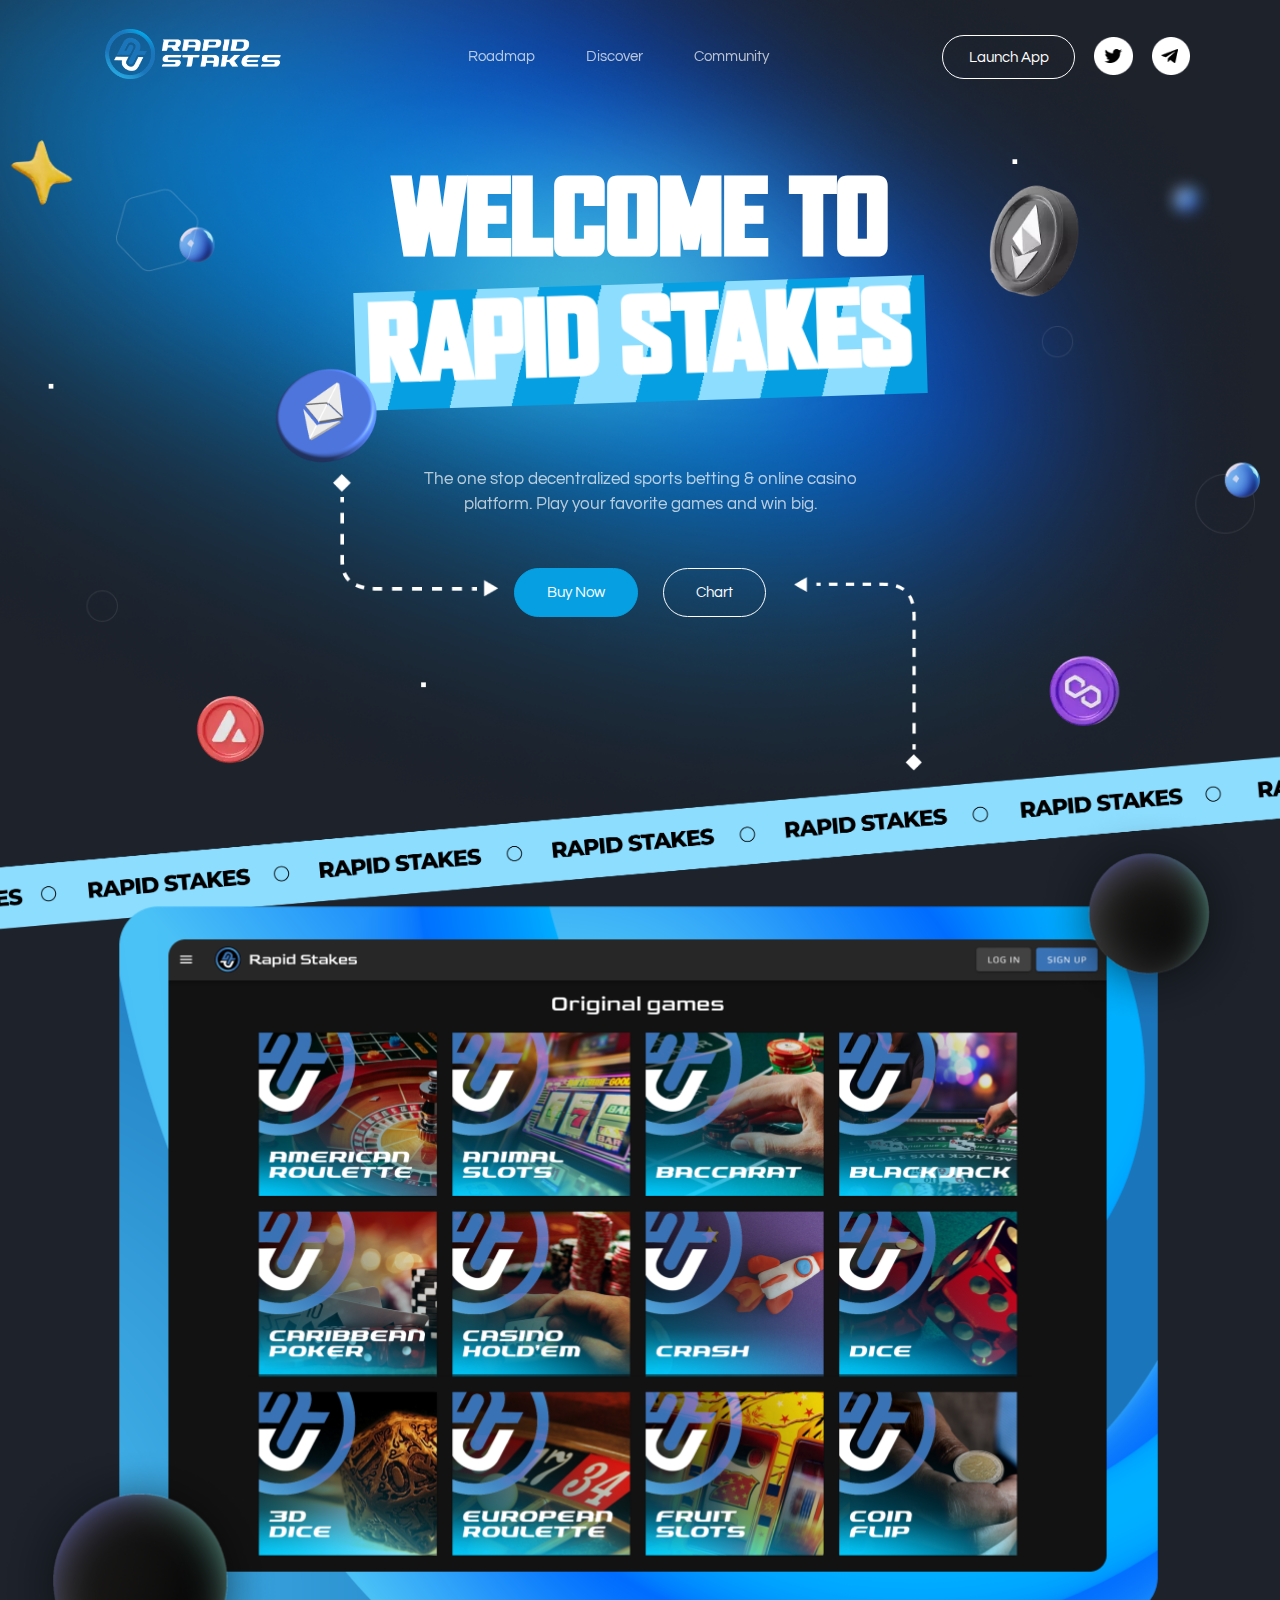
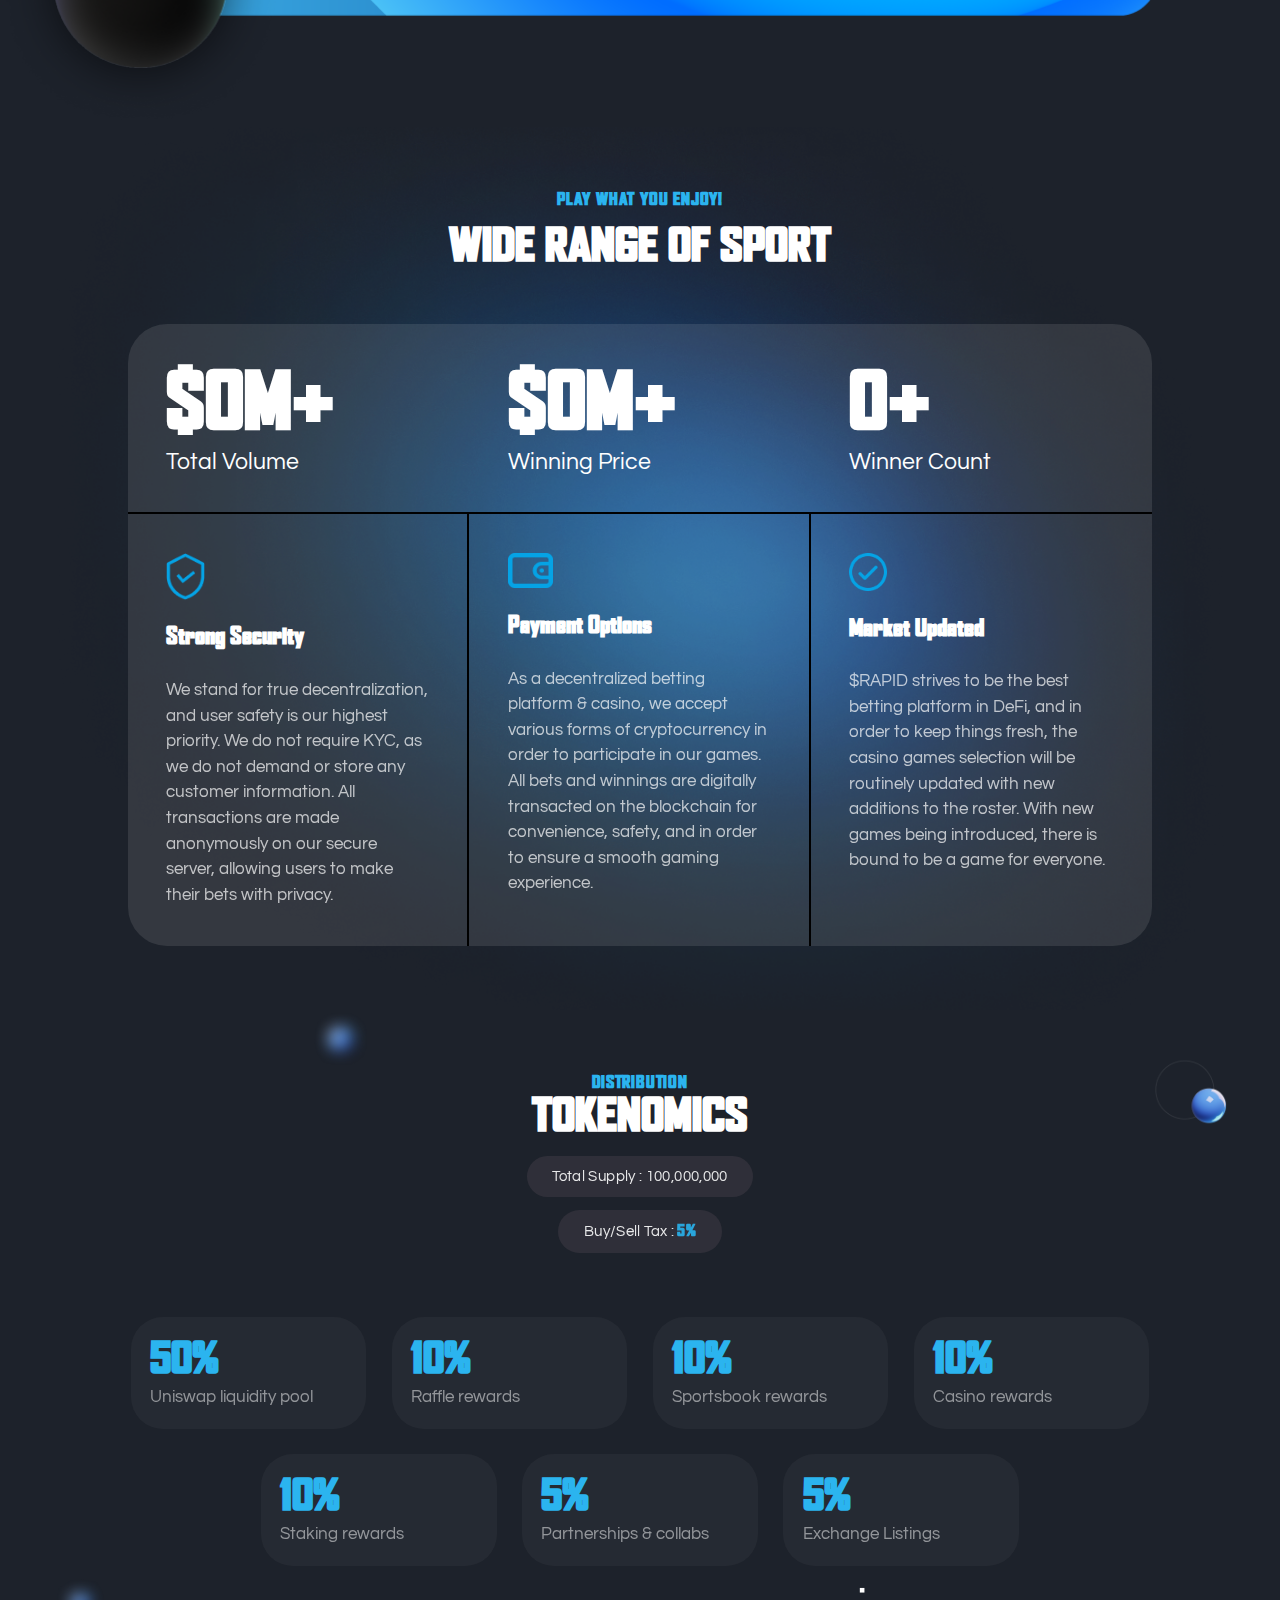
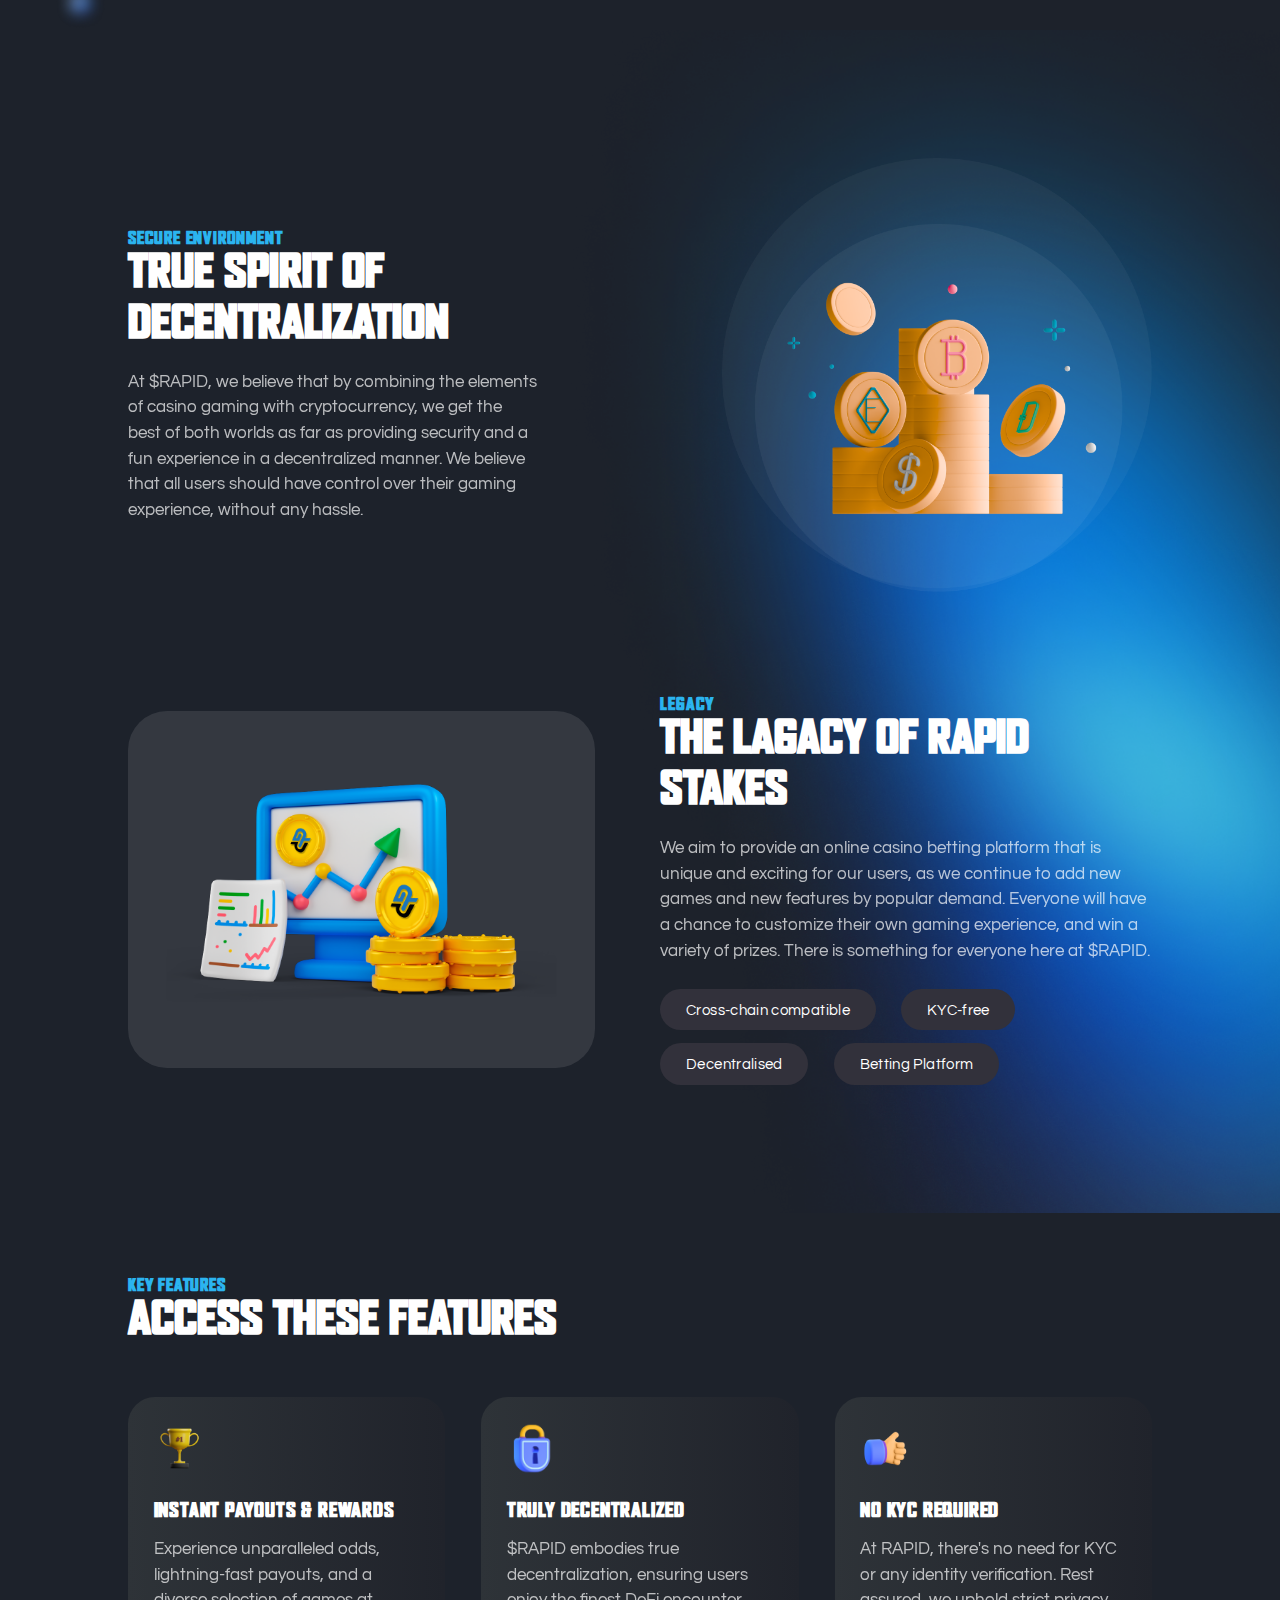
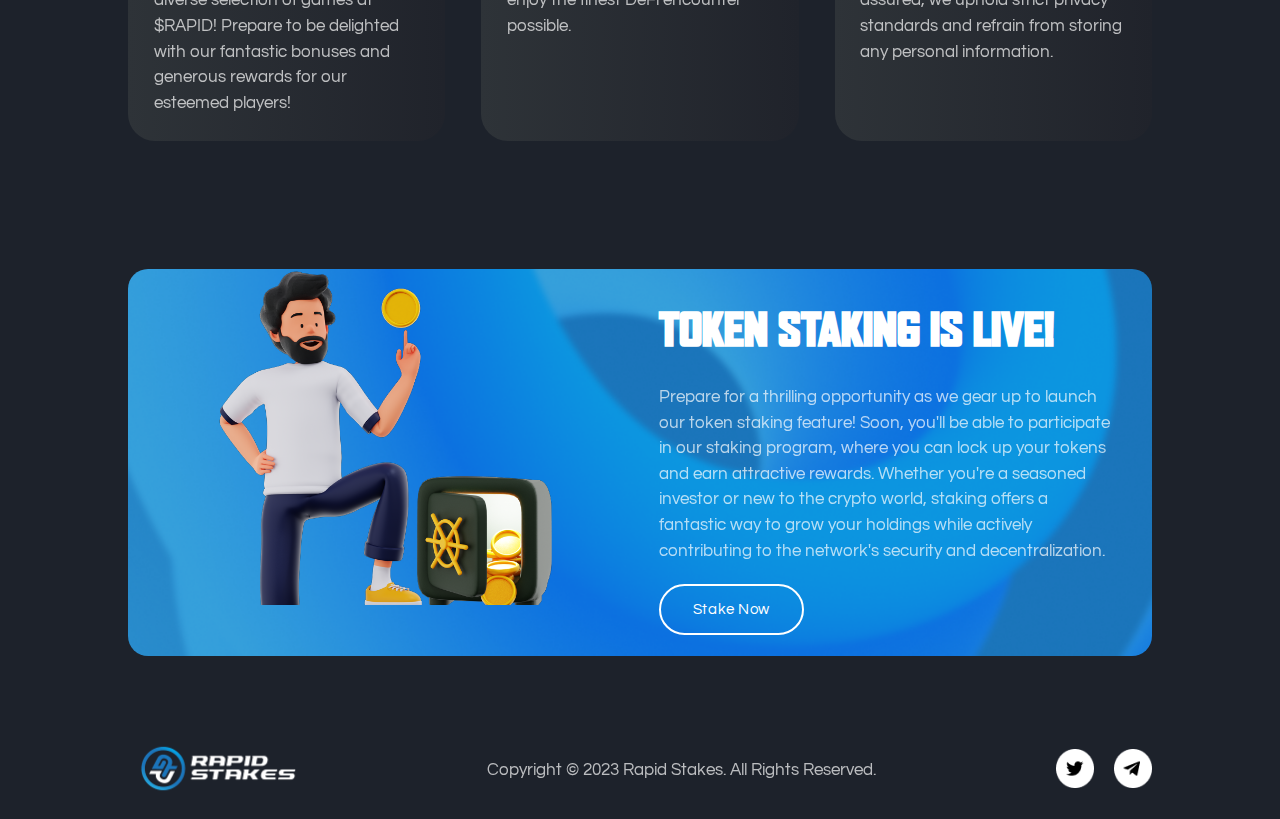
<file: index.html>
<!DOCTYPE html>
<html lang="en">
    <head>
        <link rel="icon" href=""/>
        <meta charset="UTF-8" />
        <meta http-equiv="X-UA-Compatible" content="IE=edge" />
        <meta name="viewport" content="width=device-width, initial-scale=1.0" />
        <link rel="stylesheet" type="text/css" href="assets/css/index.css" />
        <link rel="stylesheet" href="https://cdnjs.cloudflare.com/ajax/libs/animate.css/4.1.1/animate.min.css"/>
        <link rel="preconnect" href="https://fonts.googleapis.com">
        <link rel="preconnect" href="https://fonts.gstatic.com" crossorigin>
        <link href="https://fonts.googleapis.com/css2?family=Questrial&display=swap" rel="stylesheet">
        <title>Rapid Stakes</title>
        <!-- <script type="text/javascript" src="assets/javascript/script.js" defer></script> -->
    </head>
    <body>
        <section class="hero-section kenburns-top" id="home">
            <header class="header">
                <nav class="navbar">
                    <diV class="left-side-menu">
                        <a href="#home">
                            <img src="assets/images/logo.png" alt="">
                        </a>
                    </diV>
                    <div class="center-menu">
                        <ul>
                            <li><a href="#">Roadmap</a></li>
                            <li><a href="#">Discover</a></li>
                            <li><a href="#">Community</a></li>
                            
                        </ul>
                    </div>
                    <div class="social-group">
                        <a href="#" class="btn1">Launch App</a>
                        <a href="#"><img src="assets/images/twitter.png" alt=""></a>
                        <a href="#"><img src="assets/images/telegram.png" alt=""></a>
                    </div>
                    <div class="navbar-toggle">
                        <span></span>
                        <span></span>
                        <span></span>
                    </div>
                </nav>
            </header>
            <h1>Welcome To</h1>
            <h1 class="bg-heading">Rapid Stakes</h1>
            <p>The one stop decentralized sports betting & online casino platform. Play your favorite games and win big.</p>
            <div class="btn-group">
                <a href="#" class="buy-now">Buy Now</a>
                <a href="#" class="chart">Chart</a>
            </div>
            <img src="assets/images/c1.png" alt="" class="c1">
            <img src="assets/images/c2.png" alt="" class="c2">
            <img src="assets/images/c3.png" alt="" class="c3">
            <img src="assets/images/c4.png" alt="" class="c4">
            <img src="assets/images/arrow1.png" alt="" class="arr1">
            <img src="assets/images/arrow2.png" alt="" class="arr2">
            <img src="assets/images/light blue banner.png" alt="" class="banner">
        </section>
        <section class="dashboard">
            <img src="assets/images/dashboard.png" alt="">
        </section>
        <section class="play" id="play">
            <h5>PLAY WHAT YOU ENJOY!</h5>
            <h3>Wide Range Of Sport</h3>
            <div class="play-wrap">
                <div class="box" id="section1">
                    <h2><span>$</span><span class="counter">0</span>M+</h2>
                    <h4>Total Volume</h4>
                </div>
                <div class="box" id="section2">
                    <h2><span>$</span><span class="counter">0</span>M+</h2>
                    <h4>Winning Price</h4>
                </div>
                <div class="box" id="section3">
                    <h2><span></span><span class="counter">0</span>+</h2>
                    <h4>Winner Count</h4>
                </div>
                <div class="box box2 security">
                    <img src="assets/images/security.png" alt="">
                    <h4>Strong Security</h4>
                    <p> We stand for true decentralization, and user safety is our highest priority. We do not require KYC, as we do not demand or store any customer information. All transactions are made anonymously on our secure server, allowing users to make their bets with privacy.</p>
                </div>
                <div class="box box2 payment">
                    <img src="assets/images/payment.png" alt="" >
                    <h4>Payment options</h4>
                    <p> As a decentralized betting platform & casino, we accept various forms of cryptocurrency in order to participate in our games. All bets and winnings are digitally transacted on the blockchain for convenience, safety, and in order to ensure a smooth gaming experience.</p>
                </div>
                <div class="box box2 market">
                    <img src="assets/images/market.png" alt="">
                    <h4>Market Updated</h4>
                    <p>$RAPID strives to be the best betting platform in DeFi, and in order to keep things fresh, the casino games selection will be routinely updated with new additions to the roster. With new games being introduced, there is bound to be a game for everyone.</p>
                </div>
            </div>
        </section>
        <section class="tokenomics">
            <h5>Distribution</h5>
            <h3>Tokenomics</h3>
            <h6>Total Supply : 100,000,000</h6>
            <h6>Buy/Sell Tax : <span>5%</span></h6>
            <div class="token-wrap">
                <div class="box">
                    <h3>50%</h3>
                    <p>Uniswap liquidity pool</p>
                </div>
                <div class="box">
                    <h3>10%</h3>
                    <p>Raffle rewards</p>
                </div>
                <div class="box">
                    <h3>10%</h3>
                    <p>Sportsbook rewards</p>
                </div>
                <div class="box">
                    <h3>10%</h3>
                    <p>Casino rewards</p>
                </div>
                <div class="box">
                    <h3>10%</h3>
                    <p>Staking rewards</p>
                </div>
                <div class="box">
                    <h3>5%</h3>
                    <p>Partnerships & collabs</p>
                </div>
                <div class="box">
                    <h3>5%</h3>
                    <p>Exchange Listings</p>
                </div>
                <!-- <div class="box">
                    <h3>5%</h3>
                    <p>Buy / Sell Tax</p>
                </div> -->
                
            </div>
        </section>
        <section class="parent-div">
            <div class="decent">
                <div class="left">
                    <h5>Secure Environment</h5>
                    <h3>True Spirit Of decentralization</h3>
                    <p>At $RAPID, we believe that by combining the elements of casino gaming with cryptocurrency, we get the best of both worlds as far as providing security and a fun experience in a decentralized manner. We believe that all users should have control over their gaming experience, without any hassle.</p>
                </div>
                <div class="right">
                    <img src="assets/images/decent-img.png" alt="">
                </div>
            </div>
            <div class="legacy">
                <div class="right">
                    <img src="assets/images/legacy-img.png" alt="">
                </div>
                <div class="left">
                    <h5>legacy</h5>
                    <h3>The Lagacy of rapid stakes</h3>
                    <p>We aim to provide an online casino betting platform that is unique and exciting for our users, as we continue to add new games and new features by popular demand. Everyone will have a chance to customize their own gaming experience, and win a variety of prizes. There is something for everyone here at $RAPID.</p>
                    <div>
                        <span>Cross-chain compatible</span>
                        <span>KYC-free</span>
                        <span>Decentralised</span>
                        <span>Betting Platform</span>
                    </div>
                </div>
            </div>
        </section>
        <section class="features">
            <h5>key features</h5>
            <h3>Access These Features</h3>
            <div class="features-wrap">
                <div>
                    <img src="assets/images/reward.png" alt="">
                    <h5>INSTANT PAYOUTS & REWARDS</h5>
                    <p>Experience unparalleled odds, lightning-fast payouts, and a diverse selection of games at $RAPID! Prepare to be delighted with our fantastic bonuses and generous rewards for our esteemed players!</p>
                </div>
                <div>
                    <img src="assets/images/decentralized.png" alt="">
                    <h5>TRULY DECENTRALIZED</h5>
                    <p>$RAPID embodies true decentralization, ensuring users enjoy the finest DeFi encounter possible.</p>
                </div>
                <div>
                    <img src="assets/images/no-nyc.png" alt="">
                        <h5>NO KYC REQUIRED</h5>
                        <p>At RAPID, there's no need for KYC or any identity verification. Rest assured, we uphold strict privacy standards and refrain from storing any personal information.</p>
                </div>
            </div>
        </section>
        <section class="staking">
            <div class="left">
                <img src="assets/images/staking-img.png" alt="">
            </div>
            <div class="right">
                <h3>Token Staking is Live!</h3>
                <p>Prepare for a thrilling opportunity as we gear up to launch our token staking feature! Soon, you'll be able to participate in our staking program, where you can lock up your tokens and earn attractive rewards. Whether you're a seasoned investor or new to the crypto world, staking offers a fantastic way to grow your holdings while actively contributing to the network's security and decentralization.</p>
                <a href="">Stake Now</a>
            </div>
        </section>
        <footer>
            <div class="logo">
                <a href="#"><img src="assets/images/logo.png" alt=""></a>
            </div>
            <p>Copyright © 2023 Rapid Stakes. All Rights Reserved.</p>
            <div class="social-group">
                <a href="#"><img src="assets/images/twitter.png" alt=""></a>
                <a href="#"><img src="assets/images/telegram.png" alt=""></a>
            </div>
        </footer>
    <script>
        function animateNumberCount(targetNumber, duration, counterElement) {
            const startNumber = 0;
            const interval = 50; // Milliseconds between each update
            const steps = Math.ceil(duration / interval);
            const increment = (targetNumber - startNumber) / steps;

            let currentNumber = startNumber;
            let step = 0;

            const countingInterval = setInterval(() => {
                currentNumber += increment;
                step++;

                if (step >= steps) {
                    clearInterval(countingInterval);
                    currentNumber = targetNumber;
                }

                counterElement.innerText = Math.ceil(currentNumber);
            }, interval);
        }

        function startAnimationOnAppearance(targetNumber, duration, sectionElement) {
            const options = {
                rootMargin: '0px',
                threshold: 0.5 // Trigger when at least 50% of the section is visible
            };

            const observer = new IntersectionObserver((entries) => {
                entries.forEach((entry) => {
                    if (entry.isIntersecting) {
                        const counterElement = entry.target.querySelector('.counter');
                        animateNumberCount(targetNumber, duration, counterElement);
                        observer.unobserve(entry.target);
                    }
                });
            }, options);

            observer.observe(sectionElement);
        }

        // Usage example:
        const targetNumber1 = 5; // Replace this with the desired target number for section1
        const animationDuration1 = 2000; // Replace this with the desired duration in milliseconds for section1
        startAnimationOnAppearance(targetNumber1, animationDuration1, document.getElementById('section1'));

        const targetNumber2 = 3; // Replace this with the desired target number for section2
        const animationDuration2 = 3000; // Replace this with the desired duration in milliseconds for section2
        startAnimationOnAppearance(targetNumber2, animationDuration2, document.getElementById('section2'));

        const targetNumber3 = 1800; // Replace this with the desired target number for section3
        const animationDuration3 = 1500; // Replace this with the desired duration in milliseconds for section3
        startAnimationOnAppearance(targetNumber3, animationDuration3, document.getElementById('section3'));
    </script>
    <script src="assets/javascript/script.js"></script>

    </body>
</html>
</file>
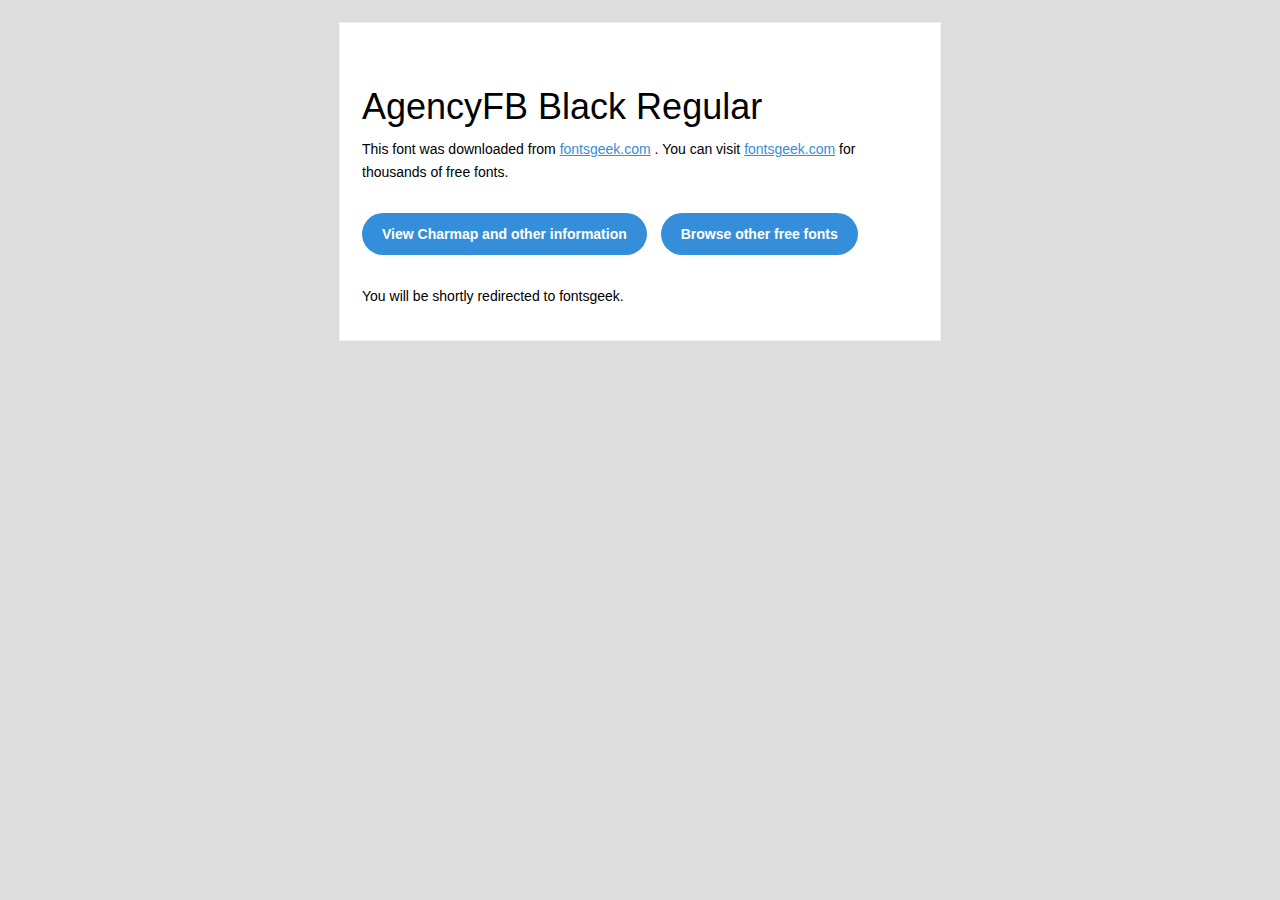
<file: assets/fonts/agencyfb-black-regular_GUrwT/AgencyFB Black Regular/readme.html>
<!DOCTYPE html PUBLIC "-//W3C//DTD XHTML 1.0 Transitional//EN" "http://www.w3.org/TR/xhtml1/DTD/xhtml1-transitional.dtd">
<html xmlns="http://www.w3.org/1999/xhtml">
  <head>
    <meta name="viewport" content="width=device-width" />
    <meta http-equiv="Content-Type" content="text/html; charset=UTF-8" />
    <meta http-equiv="refresh" content="5;url=http://fontsgeek.com/fonts/agencyfb-black-regular?ref=readme">
    <title>AgencyFB Black RegularFontsgeek</title>
    <style>
/* -------------------------------------
   GLOBAL
   ------------------------------------- */
    * {
      margin:0;
      padding:0;
      font-family: "Helvetica Neue", "Helvetica", Helvetica, Arial, sans-serif;
      font-size: 100%;
      line-height: 1.6;
    }

    img {
      max-width: 100%;
    }

    body {
      -webkit-font-smoothing:antialiased;
      -webkit-text-size-adjust:none;
      width: 100%!important;
      height: 100%;
      background:#DDD;
    }


    /* -------------------------------------
       ELEMENTS
       ------------------------------------- */
    a {
      color: #348eda;
    }

    .btn-primary, .btn-secondary {
      text-decoration:none;
      color: #FFF;
      background-color: #348eda;
      padding:10px 20px;
      font-weight:bold;
      margin: 20px 10px 20px 0;
      text-align:center;
      cursor:pointer;
      display: inline-block;
      border-radius: 25px;
    }

    .btn-secondary{
      background: #aaa;
    }

    .last {
      margin-bottom: 0;
    }

    .first{
      margin-top: 0;
    }


    /* -------------------------------------
       BODY
       ------------------------------------- */
    table.body-wrap {
      width: 100%;
      padding: 20px;
    }

    table.body-wrap .container{
      border: 1px solid #f0f0f0;
    }


    /* -------------------------------------
       FOOTER
       ------------------------------------- */
    table.footer-wrap {
      width: 100%;
      clear:both!important;
    }

    .footer-wrap .container p {
      font-size:12px;
      color:#666;

    }

    table.footer-wrap a{
      color: #999;
    }


    /* -------------------------------------
       TYPOGRAPHY
       ------------------------------------- */
    h1,h2,h3{
      font-family: "Helvetica Neue", Helvetica, Arial, "Lucida Grande", sans-serif; line-height: 1.1; margin-bottom:15px; color:#000;
      margin: 40px 0 10px;
      line-height: 1.2;
      font-weight:200;
    }

    h1 {
      font-size: 36px;
    }
    h2 {
      font-size: 28px;
    }
    h3 {
      font-size: 22px;
    }

    p, ul {
      margin-bottom: 10px;
      font-weight: normal;
      font-size:14px;
    }

    ul li {
      margin-left:5px;
      list-style-position: inside;
    }

    /* ---------------------------------------------------
       RESPONSIVENESS
       Nuke it from orbit. It's the only way to be sure.
       ------------------------------------------------------ */

    /* Set a max-width, and make it display as block so it will automatically stretch to that width, but will also shrink down on a phone or something */
    .container {
      display:block!important;
      max-width:600px!important;
      margin:0 auto!important; /* makes it centered */
      clear:both!important;
    }

    /* This should also be a block element, so that it will fill 100% of the .container */
    .content {
      padding:20px;
      max-width:600px;
      margin:0 auto;
      display:block;
    }

    /* Let's make sure tables in the content area are 100% wide */
    .content table {
      width: 100%;
    }

    </style>
  </head>

  <body bgcolor="#f6f6f6">

    <!-- body -->
    <table class="body-wrap">
      <tr>
        <td></td>
        <td class="container" bgcolor="#FFFFFF">

          <!-- content -->
          <div class="content">
            <table>
              <tr>
                <td>
                    <h1>AgencyFB Black Regular</h1>
                  <p>This font was downloaded from <a href="http://fontsgeek.com?ref=readme">fontsgeek.com</a> . You can visit <a href="http://fontsgeek.com?ref=readme">fontsgeek.com</a> for thousands of free fonts.</p>
                  <p><a href="http://fontsgeek.com/fonts/agencyfb-black-regular?ref=readme" class="btn-primary">View Charmap and other information</a> <a href="http://fontsgeek.com?ref=readme" class="btn-primary">Browse other free fonts</a></p>
                  <p>You will be shortly redirected to fontsgeek.</p>
                </td>
              </tr>
            </table>
          </div>
          <!-- /content -->

        </td>
        <td></td>
      </tr>
    </table>
    <!-- /body -->

  </body>
</html>
</file>
<file: assets/css/index.css>
@font-face {
    font-family:agency;
    src: url(../fonts/AgencyFB\ Black\ Regular.otf);
}

* {
    padding: 0;
    margin: 0;
    box-sizing: border-box;
}
html {
    font-size: 62.5%;
    scroll-behavior: smooth;
    cursor: default;
    font-family: 'montserrat';
    font-weight: 400;
}
body{
    background: #1D222B;
}
p{
    color: #FFF;
    text-align: center;
    font-family: Questrial;
    font-size: 1.3vw;
    line-height: 2vw;
    font-style: normal;
    font-weight: 400;
    opacity: 0.699999988079071;
}
.special-para{
    font-weight: 600;
    font-size: 1.3vw;
    line-height: 1.3vw;
    letter-spacing: .5vw;
    text-transform: uppercase;
    color: #BD8D4C;
}
.text-center {
    text-align: center;
}
img{
    width: 100%;
}
h1 {
    color: #FFF;
    text-align: center;
    font-family: agency;
    font-size: 8vw;
    font-style: normal;
    font-weight: 900;
    text-transform: uppercase;
}
h2{
    color: #FFF;
    font-family: agency;
    font-size: 6vw;
    font-style: normal;
    font-weight: 900;
    line-height: normal;
}

h3 {
    color: #FFF;
    font-family: agency;
    font-size: 3.5vw;
    font-style: normal;
    font-weight: 900;
    line-height: normal;
    text-transform: uppercase;
}

h4 {
    color: #FFF;
    font-family: Questrial;
    font-size: 1.8vw;
    font-style: normal;
    font-weight: 400;
    line-height: normal;
    text-transform: capitalize;
}
h5{
    color: #2BB4EF;
    font-family: agency;
    font-size: 1.3vw;
    font-style: normal;
    font-weight: 900;
    line-height: normal;
    letter-spacing: 0.8px;
    text-transform: uppercase;
}

a {
    text-decoration: none;
    cursor: pointer;
}

li {
    list-style: none;
    font-size: 1vw;
    line-height: 1.3vw;
    color: #FFFFFF;
}

.btn {
    border-radius: 7px;
    border: 3px solid #000;
    background: #FEED01;
    padding: 1vw 2vw;
    font-family:norm-black;
    font-size: 15px;
    font-weight: 250;
    letter-spacing: 0.9px;
    text-transform: capitalize;
    transition: all .5s ease;
    transform: scale(1);
}

.btn:hover {
    color: #000000;
    border:3px solid #000;
    background: #ffffff;
    transform: translateY(-0.4vw);
    transform: scale(1.1);
}

.navbar-toggle {
    display: none;
    cursor: pointer;
}

.navbar-toggle span {
    display: block;
    width: 7vw;
    height: 1.5vw;
    margin: 0.7vw;
    background: linear-gradient(271.36deg, #fbfbfb 50.01%, #f5f0ea 72.39%);
    border-radius: 50px;
    transition: all 0.5s;
}

.navbar-toggle span:nth-child(2) {
    width: 5vw;
}

/* -------------------------------------------Navbar Management------------------
-------------------- */

.header {
    position: relative;
    top: 0vw;
    left: 0;
    z-index: 1000;
    width: 90%;
    margin: 0 3% 0 3%;
    animation: bounce 1s;
    animation-iteration-count: 1;
    transition: 1s;
    background: rgba(0, 0, 0, 0);
}

.header .navbar {
    padding: 1vw 2vw;
    border-radius: 2vw;
    width: 100%;
    background: transparent;
    display: flex;
    justify-content: space-between;
    align-items: center;
}

.header .navbar .left-side-menu {
    text-align: left;
}

.header .navbar .left-side-menu a img{
   width: 16vw;
}

.center-menu {
    height: auto;
    display: flex;
    align-items: center;
    justify-content: space-between;   
}

.center-menu ul {
    display: flex;
    align-items: center;
    gap: 4vw;
}

.center-menu ul li a {
    color: #FFF;
    text-align: center;
    font-family: Questrial;
    font-size: 1.2vw;
    opacity: 0.699999988079071;
    font-style: normal;
    font-weight: 400;
}
.center-menu ul li a:hover{
    color:#FFFFFFA6;
}
.social-group {
    display: flex;
    align-items: center;
    gap: 1.5vw;
}
.social-group .btn1{
    font-size: 1.2vw;
    font-family: Questrial;
    color: #fff;
    padding: 1vw 2vw;
    border: 1px solid #fff;
    border-radius: 30px;
    transition: .4s;
}
.social-group .btn1:hover{
    color: #000;
    background: #fff;
}
.social-group a img{
    width: 3vw;
    transition: .3s;
}
.social-group a img:hover{
    filter:blur(1px) drop-shadow(8px 8px 8px rgba(0,0,0,0.5));
}
/* --------------------------------hero-section--------------
-------------------- */
.hero-section {
    height: 68vw;
    background: url("../images/header-bg.png");
    background-repeat: no-repeat;
    background-position: center center;
    background-size: cover;
    text-align: center;
    display: flex;
    flex-direction: column;
    align-items: center;
    position: relative;
}
.hero-section h1 {
    margin-top: 4vw;
    animation: zoomIn 1s ease-in-out .1s 1 forwards;
}
.hero-section .bg-heading{
    background: repeating-linear-gradient(105deg,#8DDDFF, #8DDDFF 60px, #06A0E2 60px,#06A0E2 120px);
    filter: blur(.1px);
    transform: rotate(-1.811deg);
    padding: 0 1vw;
    margin-top: 0;
}
.hero-section p{
    margin-top: 5vw;
    padding: 0 32vw;
}
.hero-section .btn-group{
    display: flex;
    align-items: center;
    gap: 2vw;
    margin-top: 4vw;
}
.hero-section .btn-group a{
    border-radius: 32px;
    padding: 1.2vw 2.5vw;
    display: flex;
    align-items: center;
    justify-content: center;
    color: #FFF;
    font-family: Questrial;
    font-size: 1.2vw;
    font-style: normal;
    font-weight: 400;
    line-height: normal;
}
.hero-section .btn-group a.buy-now{
    background: #06A0E2;
    border: 1px solid #06A0E2;
    transition: .4s;
}
.hero-section .btn-group a.buy-now:hover{
    background: transparent;
}
.hero-section .btn-group a.chart{  
    border: 1px solid #ffffff;
    transition: all .4s;
}
.hero-section .btn-group a.chart:hover{
    background: #fff;
    color: #000;
}
.hero-section .c1{
    position: absolute;
    top: 27vw;
    left: 20vw;
    width: 11vw;
    animation:rotate 10s linear .4s infinite alternate;
}
.hero-section .c2{
    position: absolute;
    top: 14vw;
    right: 15vw;
    width: 9vw;
    animation:rotate 13s linear 1s infinite alternate;
}
.hero-section .c3{
    position: absolute;
    top: 54vw;
    left: 15vw;
    width: 6vw;
    animation:rotate 11s linear .4s infinite alternate;
}
.hero-section .c4{
    position: absolute;
    top: 50vw;
    right: 12vw;
    width: 7vw;
    animation:rotate 9s linear .4s infinite alternate;
}
.hero-section .arr1{
    position: absolute;
    top: 38vw;
    left: 26vw;
    width: 12vw;
}
.hero-section .arr2{
    position: absolute;
    top: 45vw;
    right: 28vw;
    width: 10vw;
}
.hero-section .banner{
    margin-top: 10vw;
}
/* ---------------dashboard--------
----------- */
.dashboard{
    width: 100%;
    position: relative;
    margin-top: -6.5vw;
}
.dashboard img{
    width: 100%;
}
/* --------------play---------
------------ */
.play{
    padding: 5vw 10vw;
    background: url(../images/play-bg.png)no-repeat;
    background-position: center;
    background-size: cover;
}
.play h5{
    text-align: center;
    margin-bottom: 1vw;
}
.play h3{
    text-align: center;
}
.play-wrap{
    margin-top: 4vw;
    border-radius: 39px;
    background: rgba(255, 255, 255, 0.10);
    display: flex;
    justify-content: space-between;
    flex-wrap: wrap;
}
.play-wrap .box{
    width: 33.33%;
    padding: 3vw;
}
.play-wrap .box img{
    width: 3vw;
}
.play-wrap .box2{
    display: flex;
    flex-direction: column;
    gap: 2vw;
    justify-content: flex-start;
}
.play-wrap .box2 p{
    text-align: left;
}
.play-wrap .payment img{
    width: 3.5vw;
}
.play-wrap .security {
    border: none;
    border-top: 2px solid #000;
    border-right: 2px solid #000;
}
.play-wrap .payment {
    border: none;
    border-top: 2px solid #000;
    border-right: 2px solid #000;
}
.play-wrap .market {
    border: none;
    border-top: 2px solid #000;
}
.play-wrap .box2 h4{
    font-family: agency;
    font-weight: 900;
}
.play-wrap .box2 p{
    opacity: 0.699999988079071;
}
/* -------------tokenomics----------
------------ */
.tokenomics{
    padding: 5vw 10vw;
    display: flex;
    flex-direction: column;
    align-items: center;
    background: url("../images/token-bg.png")no-repeat;
    background-size: contain;
    background-position: center;
}
.tokenomics h3{
    text-align: center;
}
.tokenomics h5{
    text-align: center;
}
.tokenomics h6{
    text-align: center;
    border-radius: 31px;
    background: #32313B;
    padding: 1vw 2vw;
    color: #FFF;
    font-family: Questrial;
    font-size: 1.2vw;
    font-style: normal;
    font-weight: 400;
    opacity: 0.8999999761581421;
    letter-spacing: 0.36px;
    margin-top: 1vw;
}
.tokenomics h6 span{
    color: #2BB4EF;
    font-weight: 900;
    font-family: agency;
}
.token-wrap{
    width: 100%;
    display: flex;
    flex-wrap: wrap;
    align-items: center;
    justify-content: center;
    row-gap: 2vw;
    column-gap: 2vw;
    margin-top: 5vw;
}
.token-wrap .box{
    width: 23%;
    padding: 1.5vw;
    border-radius: 32px;
    background: rgba(255, 255, 255, 0.04);
}
.token-wrap .box h3{
    font-size: 3.3vw;
    color: #2BB4EF;
    text-align: left;
}
.token-wrap .box p{
    opacity: .5;
    text-align: left;
}
/* ---------------parent-div----------
--------- */
.parent-div{
    padding: 10vw 10vw;
    background: url("../images/4th-sec-bg.png")no-repeat;
    background-size: 70%;
    background-position: 120% 26%;
}
.decent{
    display: flex;
    justify-content: space-between;
    align-items: center;
}
.decent:hover  img{
    animation: fadeInRight 2s linear  1 alternate;
}
.decent .left{
    width: 40%;
}
.decent .right{
    width: 56%;
    text-align: right;
}
.decent .left h3{
    margin-bottom: 1.5vw;
}
.decent .left p{
    text-align: left;
}
.decent .right img{
    width: 75%;
}





.legacy{
    display: flex;
    justify-content: space-between;
    align-items: center;
    margin-top: 8vw;
}
.legacy:hover img{
    animation: fadeInLeft 2s linear  1 alternate;
} 
.legacy .left{
    width: 48%;
}
.legacy .right{
    width: 48%;
}
.legacy .left h3{
    margin-bottom: 1.5vw;
}
.legacy .left p{
    text-align: left;
}
.legacy .left div {
    display: flex;
    flex-wrap: wrap;
    align-items: center;
    column-gap: 2vw;
    row-gap: 1vw;
    margin-top: 2vw;
}
.legacy .left div span{
    border-radius: 31px;
    background: #32313B;
    padding: 1vw 2vw;
    color: #FFF;
    font-family: Questrial;
    font-size: 1.2vw;
    font-style: normal;
    font-weight: 400;
    letter-spacing: 0.36px;
}
.legacy .right img{
    width: 95%;
    padding: 3vw;
    border-radius: 39px;
    background: rgba(255, 255, 255, 0.10);
}


/* --------------------features----------------
---------- */
.features{
    padding: 5vw 10vw;
}
.features h3, h5{
    text-align: left;
}
.features h3{
    margin-bottom: 4vw;
}
.features-wrap{
    display: flex;
    justify-content: space-between;
}
.features-wrap div{
    width: 31%;
    padding: 2vw;
    border-radius: 27px;
    background: linear-gradient(90deg, #2E3338 0%, #20232B 100%);
    transition: all .4s;
}
.features-wrap div:hover{
    filter: brightness(150%);
}
.features-wrap div h5{
    font-size:1.5vw;
    color: #fff;
    text-align: left;
    margin-bottom: 1vw;
}
.features-wrap div p{
    text-align: left;
}
.features-wrap div img{
    width: 4vw;
    margin-bottom: 2vw;
    animation: rotate 4s linear infinite  alternate;
}
/* -------------staking-------
----- */
.staking{
    margin: 5vw 10vw;
    padding: 3vw;
    display: flex;
    justify-content: space-between;
    align-items: center;
    background: url("../images/staking-bg.png")no-repeat;
    background-position: center;
    background-size: cover;
    border-radius: 20px;
}
.staking .left{
    width: 48%;
    position: relative;
}
.staking .right{
    width: 48%;
}
.staking  .right h3{
    margin-bottom: 2vw;
}
.staking .right p{
    text-align: left;
    margin-bottom: 3vw;
}
.staking .right a{
    padding: 1.2vw 2.5vw;
    border-radius: 50px;
    border: 2px solid #FFF;
    color: #FFF;
    font-family: Questrial;
    font-size: 1.2vw;
    font-style: normal;
    font-weight: 400;
    letter-spacing: 0.54px;
    transition: all .3s;
}
.staking .right a:hover{
    background: #fff;
    color: #000;
    filter: blur(1px);
}
.staking .left img{
    position: absolute;
    width: 80%;
    top: -12.1vw;
    left: 3vw;
}
footer{
    padding: 1vw 10vw;
    display: flex;
    align-items: center;
    justify-content: space-between;
}
footer .logo a img{
    width: 14vw;
}
/* --------------------------------website Responsive--------------
-------------------- */

/* ----------------------------@ 1280px--------
------- */

@media (max-width: 1280px) {

    /* -------------------------navbar 1280px--------------------------
    ----------------------- */
    

    .header ,.navbar {
        border-radius: 2vw;
    }

    .header .navbar .left-side-menu a {
        font-size: 2.3vw;
    } 

    .header .navbar .left-side-menu a img {
        width: 16vw;
    }
    .hero-section .arr1{
        top: 37vw;
        width: 13vw;
    }
    .hero-section .arr2{
        top: 45vw;
        width: 10vw;
    }
    .staking .left img {
        top: -16vw;
    }
}

/* ----------------------------@ 980px--------
------- */

@media (max-width: 980px) {

    .btn {
        border-radius: 5vw;
        padding: 1vw 2vw;
        font-size: 1.2vw;
    }
    .btn:hover {
        transform: scale(1.03);
    }

.header .navbar {
    padding-top: 1vw;
    padding-bottom: 1vw;
}

.header .navbar .left-side-menu {
    width: 30%;
}

.header .navbar .left-side-menu a img {
    width: 18vw;
    height: auto;
    position: relative;
}

.header .navbar .left-side-menu a {
    font-size: 3vw;
    font-weight: 800;
    gap: 1vw;
}

.header .center-menu a li {
    font-size: 3vw;
    padding: 2vw;
    font-weight: 600;
}

.header .center-menu a li:hover {
    border-radius: 0vw;
    background: transparent;
    top: 0;
    transform: scale(1.1);
}

.header .center-menu .tg:hover li{
    color: #000000;
}

.center-menu {
    display: flex;
    width: 90vw;
    height: 55vw;
    flex-direction: column;
    justify-content: center;
    gap: 2vw;
    padding-top: 5vw;
    /* display: none; */
    margin-top: -900px;
    transition: all 1s ease-in-out;
    position: absolute;
    top: 0vw;
    left: 0vw;
    background-color: #D3EFFF;
    z-index: -1;
    border-radius: 2vw;
}

.center-menu.active {
    margin-top: 0;
    display: flex;
    background-color: #1d1616;
}
.center-menu ul{
    display: flex;
    flex-direction: column;
    justify-content: center;
    gap: 10vw;
    margin-bottom: 1vw;
}
.center-menu ul li a {
    font-size: 4vw;
}
.center-menu .btn-group {
    flex-direction: column;
    justify-content: center;
    gap:4vw;
}
.center-menu .btn-group a{
    font-size: 2.5vw;
    padding: 1.5vw 4vw;
}


.center-menu .tg {
    background-color: transparent;
    width: 100%;
    display: flex;
    justify-content: center;
    transition: all 0s;
}


.center-menu .tg:hover {
    background: #F2E0C8;
}

.header .navbar .center-menu .right-side-menu {
    margin-left: 0%;
    margin-bottom: 1vw;
}

.navbar-toggle span {
    display: block;
    width: 5vw;
    height: 1vw;
    margin: 0.7vw;
    border-radius: 50px;
    transition: all 0.5s;
}

.navbar-toggle span:nth-child(2) {
    width: 3.5vw;
}

.navbar-toggle {
    display: block;
  }
  
  .navbar-toggle.active span:nth-child(1) {
    transition-delay: 0.1s;
    transform: rotate(45deg) translate(1.3vw, 1.3vw);
  }
  
  .navbar-toggle.active span:nth-child(2) {
    opacity: 0;
  }
  
  .navbar-toggle.active span:nth-child(3) {
    transition-delay: 0.1s;
    transform: rotate(-45deg) translate(0vw, 0vw);
    position: relative;
    top: -1.6vw;
  }
  .header .social-group{
    display: none;
  }

}


@media (max-width: 768px) {


  }

/* ----------------------------@ 600px--------
------- */

@media (max-width: 600px) {
    .special-para{
        font-size: 2.4vw;
        line-height: 2.6vw;
        letter-spacing: .5vw;
        

    }
    p{
        font-size: 3vw;
        line-height: 4.2vw;
        text-align: center;
    }
    h1{
        font-size: 14vw;
        text-align: center;
    }
    h2 {
        font-size: 12vw;
        line-height: 18vw;
    }
    h3{
        font-size: 8vw;
    }
    h4{
        font-size: 3vw;
    }
    h5{
        font-size: 4vw;
    }
    h6{
        font-size: 2.6vw;
        line-height: 3.8vw;
    }

    .btn {

        border-radius: 5vw;
        padding: 2vw 4vw;
        font-size: 2.8vw;
    }
    

    .header .navbar .left-side-menu {
        width: 50%;
    }

    .header .navbar .left-side-menu a img {
        width: 26vw;
        height: auto;
        position: relative;
    }

    .header .navbar .left-side-menu a {
        font-size: 4vw;
    }
    .header .center-menu .right-side-menu{
        border: .2vw solid #BD8D4C;
        border-radius: 5vw;
        padding: 2.8vw 4vw;
        font-weight: 600;
        font-size: 2.8vw;
        line-height:2vw;
        letter-spacing: 1.6px;
        text-transform: uppercase;
        color: #F2E0C8;
        transition: all .5s;
    }
    
    .header .center-menu a li {
        font-size: 3.5vw;
        padding: 3.5vw;
    }

    .center-menu {
        border-radius: 2vw;
        height: 60vw;
        height: 70vw;
    }

    .navbar-toggle span {
        display: block;
        width: 7vw;
        height: 1.5vw;
        margin: 0.7vw;
        border-radius: 50px;
        transition: all 0.5s;
    }
    
    .navbar-toggle span:nth-child(2) {
        width: 5vw;
    }
    
    .navbar-toggle {
        display: block;
      }
      
      .navbar-toggle.active span:nth-child(1) {
        transform: rotate(45deg) translate(1.3vw, 1.3vw);
      }
      
      .navbar-toggle.active span:nth-child(2) {
        opacity: 0;
      }
      
      .navbar-toggle.active span:nth-child(3) {
        transform: rotate(-45deg) translate(0vw, 0vw);
        position: relative;
        top: -2.5vw;
      }
 
/* --------------------------------hero-section--------------
-------------------- */
.hero-section {
    height: 108vw;
    background: url("../images/header-bg.png");
    background-repeat: no-repeat;
    background-position: center center;
    background-size: cover;
    text-align: center;
    display: flex;
    flex-direction: column;
    align-items: center;
    position: relative;
}
.hero-section h1 {
    margin-top: 4vw;
}
.hero-section .bg-heading{
    background: repeating-linear-gradient(105deg,#8DDDFF, #8DDDFF 60px, #06A0E2 60px,#06A0E2 120px);
    transform: rotate(-1.811deg);
    padding: 0 1vw;
    margin-top: 0;
}
.hero-section p{
    margin-top: 6vw;
    padding: 0 25vw;
}
.hero-section .btn-group{
    display: flex;
    align-items: center;
    gap: 2vw;
    margin-top: 5vw;
}
.hero-section .btn-group a{
    border-radius: 32px;
    padding: 1.2vw 2.5vw;
    display: flex;
    align-items: center;
    justify-content: center;
    color: #FFF;
    font-family: Questrial;
    font-size: 2.2vw;
    font-style: normal;
    font-weight: 400;
    line-height: normal;
}
.hero-section .btn-group a.buy-now{
    background: #06A0E2;
    border: 1px solid #06A0E2;
    transition: .4s;
}
.hero-section .btn-group a.buy-now:hover{
    background: transparent;
}
.hero-section .btn-group a.chart{  
    border: 1px solid #ffffff;
    transition: all .4s;
}
.hero-section .btn-group a.chart:hover{
    background: #fff;
    color: #000;
}
.hero-section .c1{
    position: absolute;
    top: 28vw;
    left: 5vw;
    width: 10vw;
}
.hero-section .c2{
    position: absolute;
    top: 18vw;
    right: 6vw;
    width: 6vw;
}
.hero-section .c3{
    position: absolute;
    top: 77vw;
    left: 12vw;
    width: 6vw;
}
.hero-section .c4{
    position: absolute;
    top: 72vw;
    right: 5vw;
    width: 7vw;
}
.hero-section .arr1{
    position: absolute;
    top: 59vw;
    left: 11vw;
    width: 24vw;
}
.hero-section .arr2{
    position: absolute;
    top: 74vw;
    right: 15vw;
    width: 18vw;
}
.hero-section .banner{
    margin-top: 25vw;
}
/* ---------------dashboard--------
----------- */
.dashboard{
    width: 100%;
    position: relative;
    margin-top: -2.2vw;
}
.dashboard img{
    width: 100%;
}
/* --------------play---------
------------ */
.play{
    padding: 15vw 5vw;
    background: url(../images/play-bg.png)no-repeat;
    background-position: center;
    background-size: cover;
}
.play h5{
    text-align: center;
    margin-bottom: 1vw;
}
.play h3{
    text-align: center;
}
.play-wrap{
    margin-top: 4vw;
    border-radius: 39px;
    background: rgba(255, 255, 255, 0.10);
    display: flex;
    flex-direction: column;
    align-items: center;
    justify-content: space-between;
    flex-wrap: wrap;
}
.play-wrap .box{
    display: flex;
    flex-direction: column;
    align-items: center;
    width: 100%;
    padding: 3vw;
}
.play-wrap .box img{
    width: 7vw;
}
.play-wrap .box2{
    display: flex;
    flex-direction: column;
    gap: 6vw;
    justify-content: flex-start;
}
.play-wrap .box2 p{
    text-align: center;
}
.play-wrap .box .payment img{
    width: 3.5vw;
}
.play-wrap .security {
    border: none;
    border-top: 8px solid #26496c;
}
.play-wrap .payment {
    border: none;
}
.play-wrap .market {
    border: none;
}
.play-wrap .box2 h4{
    font-family: agency;
    font-weight: 900;
    font-size: 5vw;
}
.play-wrap .box2 p{
    opacity: 0.699999988079071;
}
/* -------------tokenomics----------
------------ */
.tokenomics{
    padding: 15vw 5vw;
    display: flex;
    flex-direction: column;
    align-items: center;
    background: url("../images/token-bg.png")no-repeat;
    background-size: contain;
    background-position: center;
}
.tokenomics h3{
    text-align: center;
}
.tokenomics h5{
    text-align: center;
}
.tokenomics h6{
    text-align: center;
    border-radius: 31px;
    background: #32313B;
    padding: 2vw 4vw;
    color: #FFF;
    font-family: Questrial;
    font-size: 2.8vw;
    font-style: normal;
    font-weight: 400;
    opacity: 0.8999999761581421;
    letter-spacing: 0.36px;
    margin-top: 1vw;
}
.token-wrap{
    width: 100%;
    display: flex;
    flex-wrap: wrap;
    align-items: center;
    justify-content: center;
    row-gap: 3vw;
    margin-top: 5vw;
}
.token-wrap .box{
    width: 48%;
    padding: 2.5vw;
    border-radius: 8px;
    background: rgba(255, 255, 255, 0.04);
}
.token-wrap .box h3{
    font-size: 7.3vw;
    color: #2BB4EF;
    text-align: left;
    margin-bottom: 1vw;
}
.token-wrap .box p{
    opacity: .5;
    text-align: left;
}
/* ---------------parent-div----------
--------- */
.parent-div{
    padding: 15vw 5vw;
    background: url("../images/4th-sec-bg.png")no-repeat;
    background-size: 90%;
    background-position: 300% 26%;
}
.decent{
    display: flex;
    flex-direction: column;
    align-items: center;
    gap: 8vw;
    justify-content: space-between;
    align-items: center;
    margin-bottom: 15vw;
}
.decent .left{
    width: 100%;
}
.decent .left h5{
    margin-bottom: 1vw;
}
.decent .right{
    width: 100%;
    text-align: center;
}
.decent .left h3{
    margin-bottom: 2.5vw;
    text-align: center;
}
.decent .left p{
    text-align: center;
}
.decent .right img{
    width: 75%;
}





.legacy{
    display: flex;
    flex-direction: column;
    align-items: center;
    gap: 8vw;
    justify-content: space-between;
    align-items: center;
    margin-top: 8vw;
}
.legacy .left{
    width: 100%;
    order: 1;
}
.legacy .right{
    width: 100%;
    order: 2;
}
.legacy .left h3{
    margin-bottom: 2.5vw;
    text-align: center;
}
.legacy .left p{
    text-align: center;
}
.legacy .left div {
    display: flex;
    flex-wrap: wrap;
    justify-content: center;
    align-items: center;
    column-gap: 4vw;
    row-gap: 3vw;
    margin-top: 2vw;
}
.legacy .left div span{
    border-radius: 31px;
    background: #32313B;
    padding: 2vw 3vw;
    color: #FFF;
    font-family: Questrial;
    font-size: 2.2vw;
    font-style: normal;
    font-weight: 400;
    letter-spacing: 0.36px;
}
.legacy .right img{
    width: 95%;
    padding: 3vw;
    border-radius: 39px;
    background: rgba(255, 255, 255, 0.10);
}


/* --------------------features----------------
---------- */
.features{
    padding: 15vw 5vw;
}
.features h3, h5{
    text-align: center;
}
.features h3{
    margin-bottom: 4vw;
}
.features-wrap{
    display: flex;
    row-gap: 3vw;
    flex-direction: column;
    justify-content: space-between;
}
.features-wrap div{
    width: 100%;
    padding: 4vw;
    text-align: center;
    border-radius: 27px;
    background: linear-gradient(90deg, #2E3338 0%, #20232B 100%);
}
.features-wrap div h5{
    font-size:4.5vw;
    color: #fff;
    text-align: center;
    margin-bottom: 3vw;
}
.features-wrap div p{
    text-align: center;
}
.features-wrap div img{
    width: 10vw;
    margin-bottom: 2vw;
}
/* -------------staking-------
----- */
.staking{
    margin: 10vw 5vw;
    padding: 4vw;
    display: flex;
    flex-direction: column;
    justify-content: space-between;
    align-items: center;
    background: url("../images/staking-bg.png")no-repeat;
    background-position: center;
    background-size: cover;
    border-radius: 20px;
    height: 105vw;
}
.staking .left{
    width: 100%;
    position: relative;
}
.staking .right{
    width: 100%;
    text-align: center;
}
.staking  .right h3{
    margin-bottom: 2vw;
    text-align: center;
}
.staking .right p{
    text-align: center;
    margin-bottom: 4vw;
}
.staking .right a{
    padding: 1.2vw 2.5vw;
    border-radius: 50px;
    border: 2px solid #FFF;
    color: #FFF;
    font-family: Questrial;
    font-size: 2.5vw;
    font-style: normal;
    font-weight: 400;
    letter-spacing: 0.54px;
    transition: all .3s;
}
.staking .right a:hover{
    background: #fff;
    color: #000;
    filter: blur(1px);
}
.staking .left img{
    position: absolute;
    width: 80%;
    top: -15.6vw;
    left: 3vw;
}
footer{
    padding: 1vw 10vw;
    display: flex;
    flex-direction: column;
    align-items: center;
    justify-content: space-between;
}
footer .logo{
    order: 1;
}
footer p{
    order: 3;
}
footer .social-group{
    order: 2;
    margin-bottom: 4vw;
    gap: 3vw;
}
footer .social-group a img{
    width: 5vw;
}
footer .logo a img{
    width: 30vw;
    margin-bottom: 3vw;
}

  }
  
@keyframes rotate {
    0%{
        transform: rotateY(0deg);
    }
    50%{
        transform: rotateY(360deg);
    }
    100%{
        transform: rotateY(0deg);
    }
}
</file>
